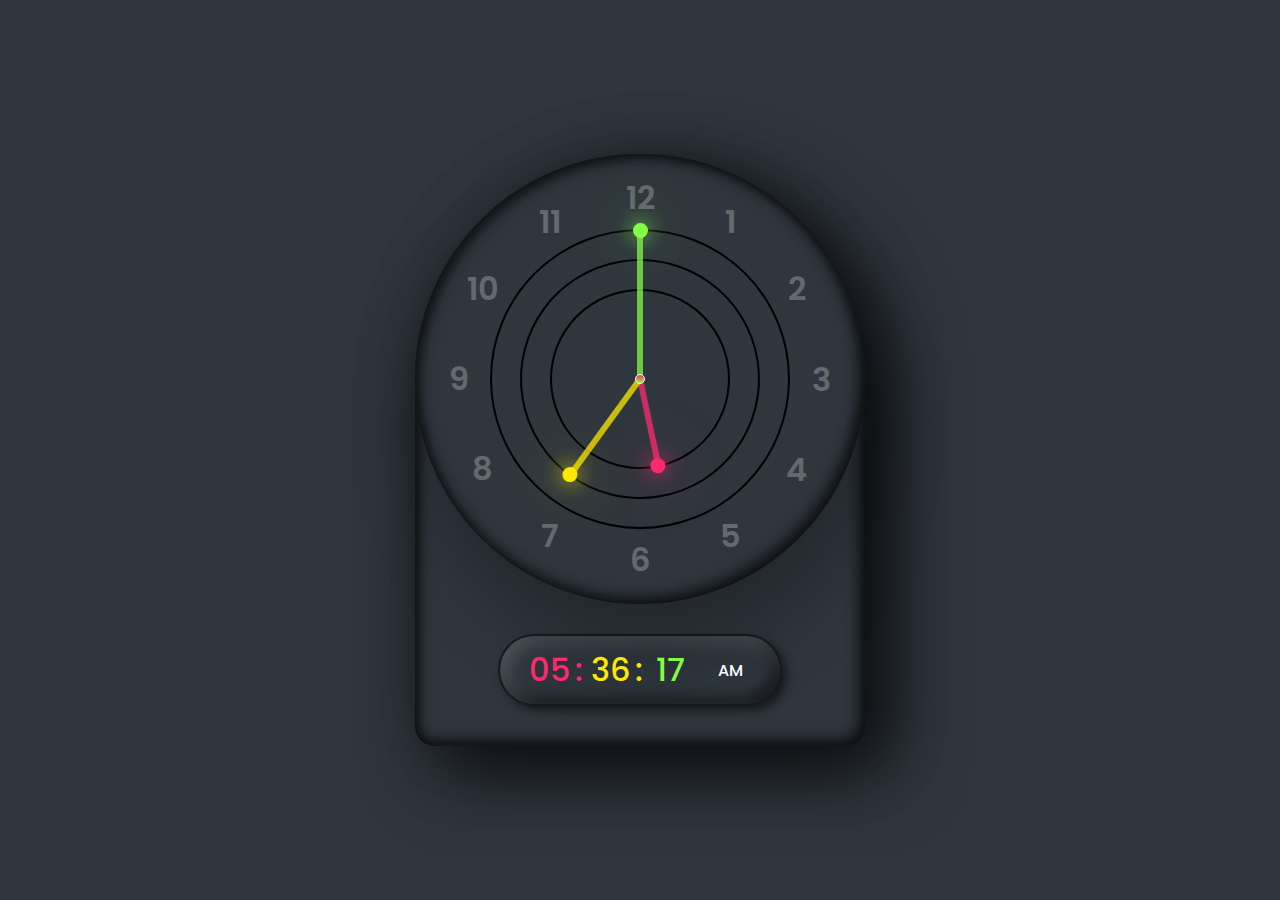
<file: index.html>
<!doctype html><!--copy this link to get the video ! https://www.youtube.com/watch?v=yXFiTDfhSXo&list=RDCMUCbwXnUipZsLfUckBPsC7Jog&start_radio=1&rv=yXFiTDfhSXo&t=29-->
<html>
  <head>
    <meta charset=""UTF-8>
    <title>Clock</title>
    <link rel="stylesheet" href="style.css">
  </head>
  <body>
    <div class ="container">
      <div class="clock">
        <div class="circle" id="sc" style="--clr:#84fc43;"><i></i></div>
        <div class="circle circle2" id="mn"
        style="--clr:#fee800;" ><i></i></div>
        <div class="circle circle3" id="hr"
        style="--clr:#ff2972;"><i></i></div>

        <span style="--i:1;"><b>1</b></span>
        <span style="--i:2;"><b>2</b></span>
        <span style="--i:3;"><b>3</b></span>
        <span style="--i:4;"><b>4</b></span>
        <span style="--i:5;"><b>5</b></span>
        <span style="--i:6;"><b>6</b></span>
        <span style="--i:7;"><b>7</b></span>
        <span style="--i:8;"><b>8</b></span>
        <span style="--i:9;"><b>9</b></span>
        <span style="--i:10;"><b>10</b></span>
        <span style="--i:11;"><b>11</b></span>
        <span style="--i:12;"><b>12</b></span>

        </div>
        <div id="time">
          <div id="hour" style="--clr:#ff2972";>00</div>
          <div id="minutes"  style="--clr:#fee800">00</div>
          <div id="seconds"  style="--clr:#84fc43">00</div>
          <div id="ampm">AM</div>
        </div>
      </div>

  <script>
let hr = document.querySelector('#hr');
let mn = document.querySelector('#mn');
let sc = document.querySelector('#sc')

setInterval(() =>{
  let day = new Date();
  let hh = day.getHours() * 30;
  let mm = day.getMinutes() * 6;
  let ss = day.getSeconds() * 6;
  hr.style.transform = `rotateZ(${hh+(mm/12)}deg)`
  mn.style.transform = `rotateZ(${mm}deg)`
  sc.style.transform = `rotateZ(${ss}deg)`

  let hours = document.getElementById('hour');
  let minutes = document.getElementById('minutes');
  let seconds=document.getElementById('seconds');
  let ampm = document.getElementById('ampm');

  let h = new Date().getHours();
  let m = new Date().getMinutes();
  let s = new Date().getHours();

  if (h>12) {
    h = h-12
  }

  h = (h<10)?"0"+h : h
  m = (m<10)?"0"+m : m
  s = (s<10)?"0"+s : s

  hours.innerHTML = h;
  minutes.innerHTML = m;
  seconds.innerHTML = s;
  ampm.innerHTML = am;
})
  </script>
  </body>
</html>
</file>
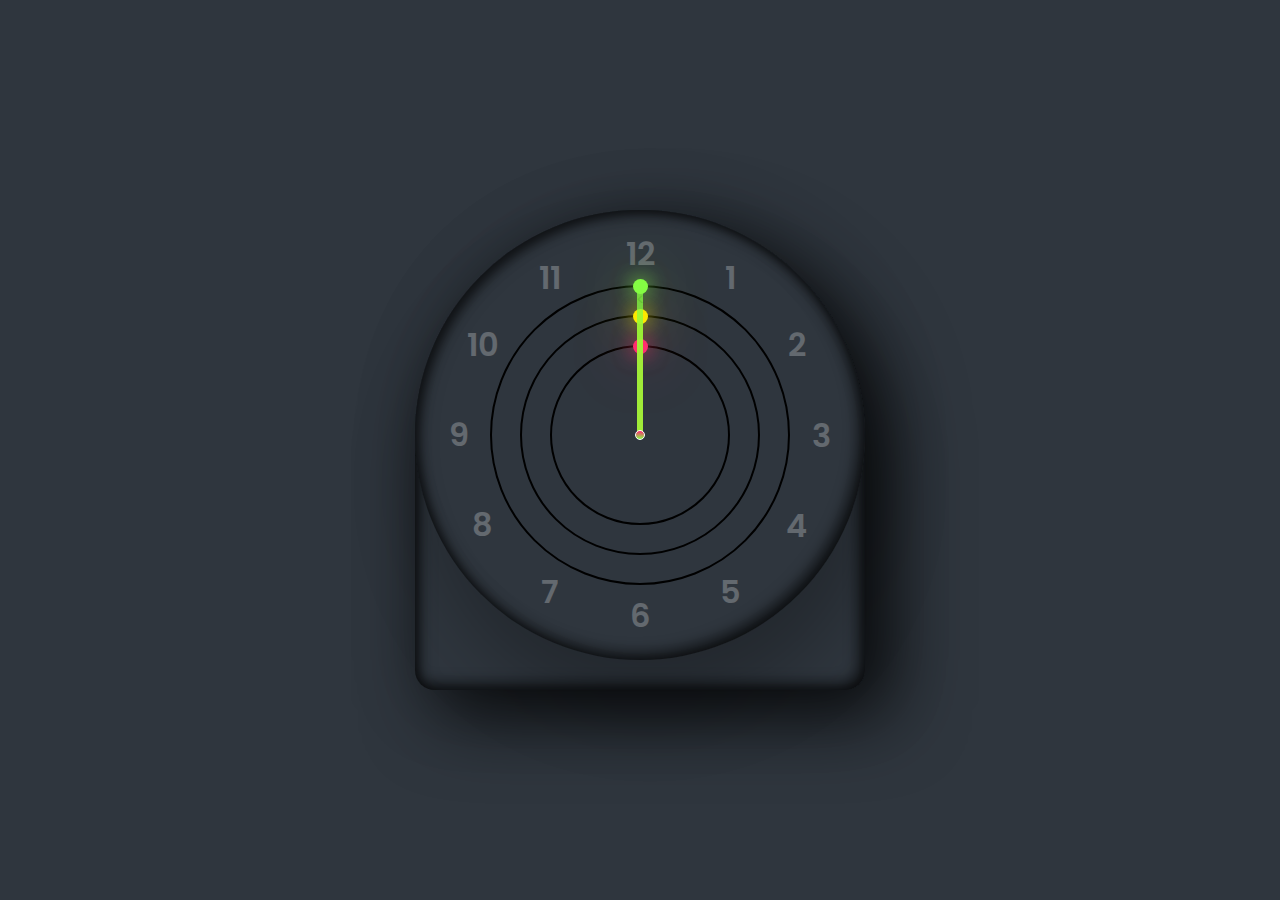
<file: index1.html>
<!doctype html><!--copy this link to get the video ! https://www.youtube.com/watch?v=yXFiTDfhSXo&list=RDCMUCbwXnUipZsLfUckBPsC7Jog&start_radio=1&rv=yXFiTDfhSXo&t=29-->
<html>
  <head>
    <meta charset=""UTF-8>
    <title>Clock</title>
    <link rel="stylesheet" href="style.css">
  </head>
  <body>
    <div class ="container">
      <div class="clock">
        <div class="circle" style="--clr:#84fc43;"><<i></i></div>
        <div class="circle circle2"
        style="--clr:#fee800;"><i></i></div>
        <div class="circle circle3"
        style="--clr:#ff2972;"><i></i></div>

        <span style="--i:1;"><b>1</b></span>
        <span style="--i:2;"><b>2</b></span>
        <span style="--i:3;"><b>3</b></span>
        <span style="--i:4;"><b>4</b></span>
        <span style="--i:5;"><b>5</b></span>
        <span style="--i:6;"><b>6</b></span>
        <span style="--i:7;"><b>7</b></span>
        <span style="--i:8;"><b>8</b></span>
        <span style="--i:9;"><b>9</b></span>
        <span style="--i:10;"><b>10</b></span>
        <span style="--i:11;"><b>11</b></span>
        <span style="--i:12;"><b>12</b></span>

        </div>
      </div>
  </body>
</html>
</file>
<file: style.css>
@import url('https://fonts.googleapis.com/css2?family=Poppins:wght@200&display=swap');
*{
margin:0;
padding: 0;
box-sizing:border-box;
font-family:"Poppins" , sans-serif;
}
body{
  display:flex;
  justify-content:center;
  align-items:center;
  min-height:100vh;
  background :#2f363e
}
.container{
position: relative;
background: #2f363e ;
/*min-height: 500px ;*/
border-radius: 20px ;
border-top-left-radius :225px;
border-top-right-radius :225px;
box-shadow :25px 25px 75px rgba( 0,0,0,0.75),
10px 10px 70px rgba( 0,0,0,0.25 ) ,
inset 5px 5px 10px rgba( 0,0,0,0.5 ) ,
inset 5px 5px 20px rgba( 0,0,0,0.2 ) ,
inset -5px -5px 15px rgba( 0,0,0,0.75 ) ;
display: flex;
justify-content: center;
align-items: center;
flex-direction: column;
}
.clock{
position :relative;
  width : 450px;
  height :450px;
  background :#2f363e;
  border-radius:50%;
 box-shadow:10px 50px 70px rgba(0,0,0,0.25),
  inset 5px 5px 10px rgba(0,0,0,0.5),
  inset 5px 5px 20px rgba(0,0,0,0.2),
  inset -5px -5px 15px rgba(0,0,0,0.75);
  display: flex;
  justify-content: center;
  align-items: center;
  margin-bottom: 30px;
}
.clock::before{
  content:'';
  position:absolute;
  width: 8px;
  height: 8px;
  background-image: linear-gradient(#ff2972, #84fc43);
border: 1.5px solid #fff;
  border-radius: 50%;
  z-index: 10000;
}
 .clock span{
  position: absolute;
  inset:20px;
  color: #fff;
  text-align: center;
  transform: rotate(calc(30deg *var(--i)));
  /*360 / 12= 30 deg*/
}
.clock span b{
  font-size: 2em;
  opacity: 0.25;
  font-weight: 600;
  display: inline-block;
  transform: rotate(calc(-30deg * var(--i)));
}
.circle{
  position: absolute;
  width: 300px;
  height: 300px;
  border: 2px solid rgba(0, 0, 0, 2.5);
  border-radius: 50%;
  display:flex;
  justify-content: center;
  align-items: flex-start;
  z-index: 10;
  }

.circle2{
  width: 240px;
  height: 240px;
  z-index: 9;
}
.circle3{
  width: 180px;
  height: 180px;
  z-index: 8;
}
.circle i{
  position: absolute;
  width: 6px;
  height:50%;
  background:var(--clr);
  opacity: 0.75;
  transform-origin: bottom;
  transform : scaleY(1);
}
.circle :nth-child(1) i{
  width:2px;
}
.circle :nth-child(2)i{
  width:6px;
}
.circle::before{
  content: '';
  position: absolute;
  top: -8.5px;
  height: 15px;
  width:15px;
  border-radius: 50%;
  background: var(--clr);
  box-shadow: 0 0 20px var(--clr),
  0 0 60px var(--clr);
}
#time{
margin-bottom: 40px;
display:flex;
padding: 10px 20px;
font-size: 2em;
font-weight: 600;
border: 2px solid rgba(0, 0, 0, 0.5);
border-radius: 40px;
box-shadow: 5px 5px 10px rgba(0, 0, 0, 0.5),
inset 5px 5px 20px rgba(255,255,255,0.2),
inset -5px -5px 15px rgba(0,0,0,0.75);
}
#time div{
  position: relative;
  width: 60px;
  text-align:center;
  font-weight: 500;
  color: var(--clr)
  }
  #time div:nth-child(1)::after,
  #time div:nth-child(2)::after{
content: ':';
position: absolute;
right: -4px;
}
#time div:last-child{
  font-size:0.5em;
  display:flex;
  justify-content: center;
  align-items: center;
  color: #fff;
}
  #time div:nth-child(2)::after{
    animation: animate 1s steps(1) infinite;
  }
  @keyframes animate{
    0%{
      opacity :1;
    }
    50%
    { opacity:  0;}
  }
</file>
